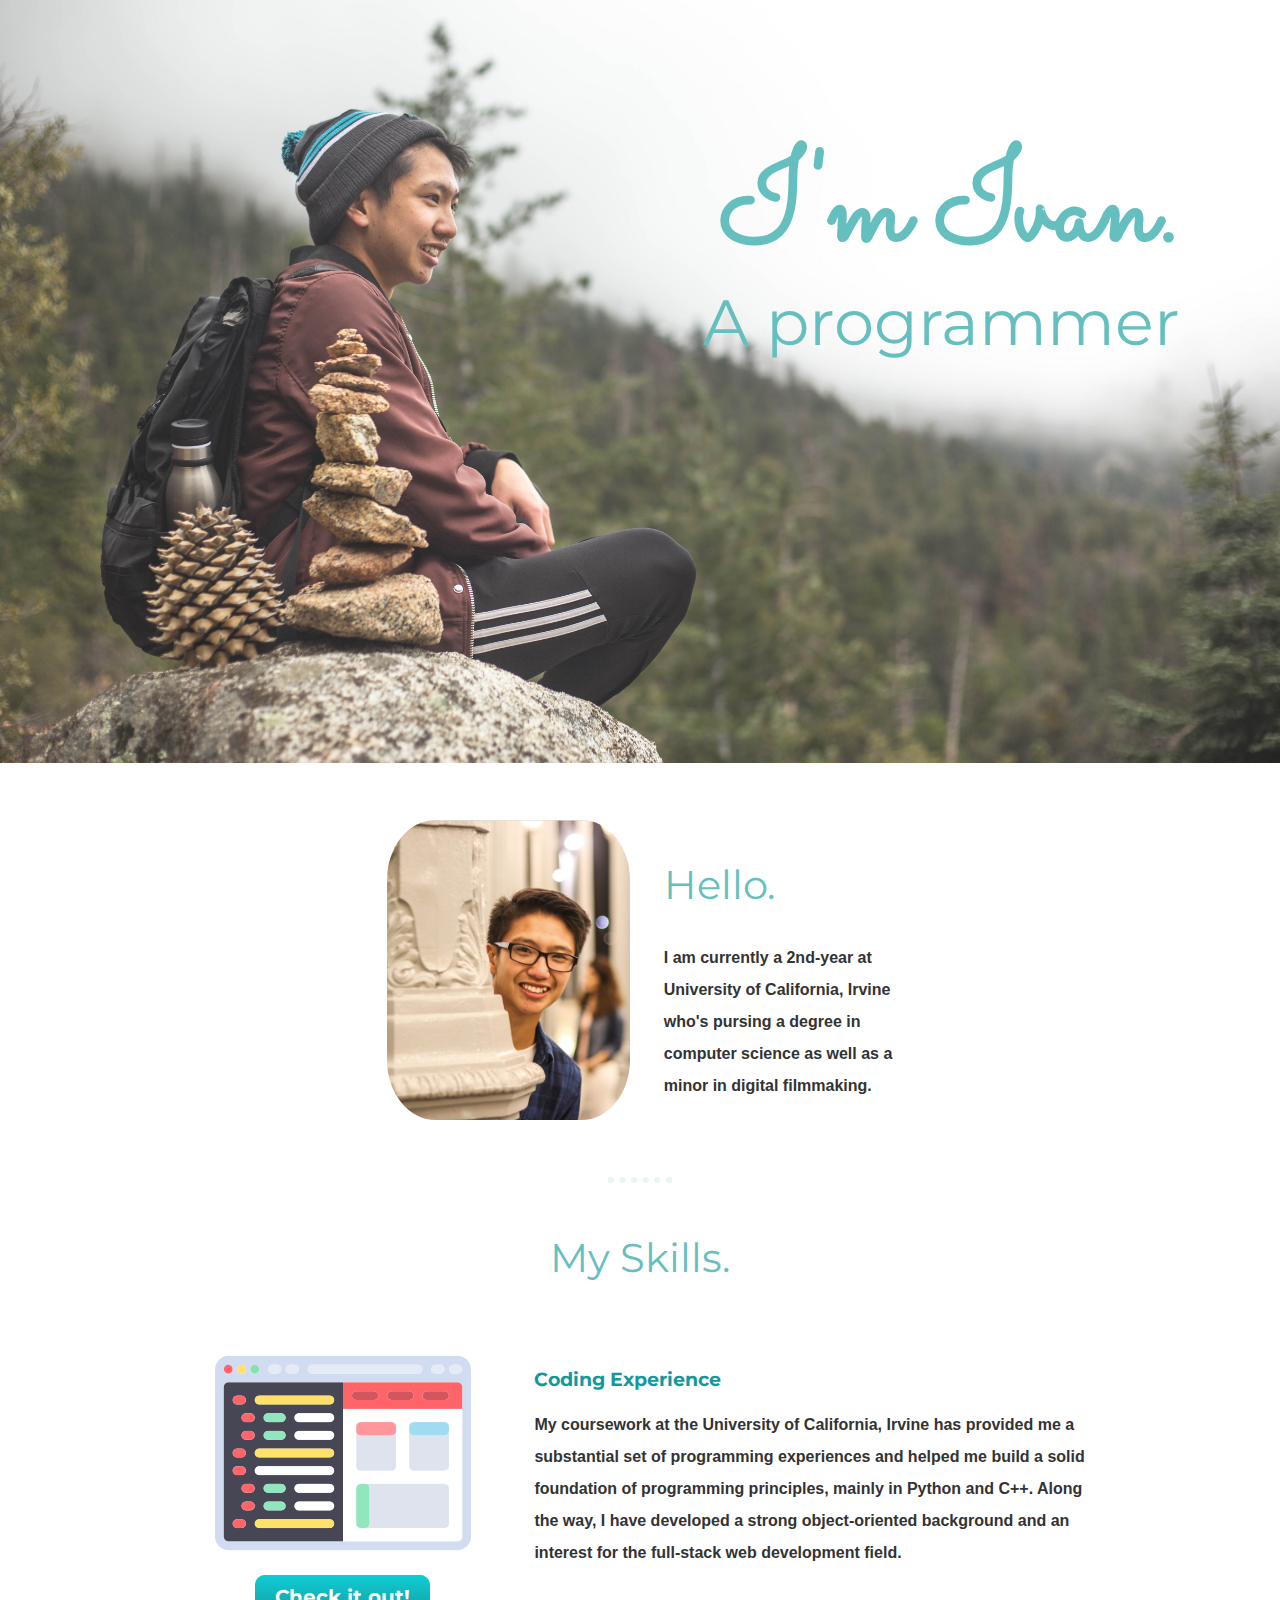
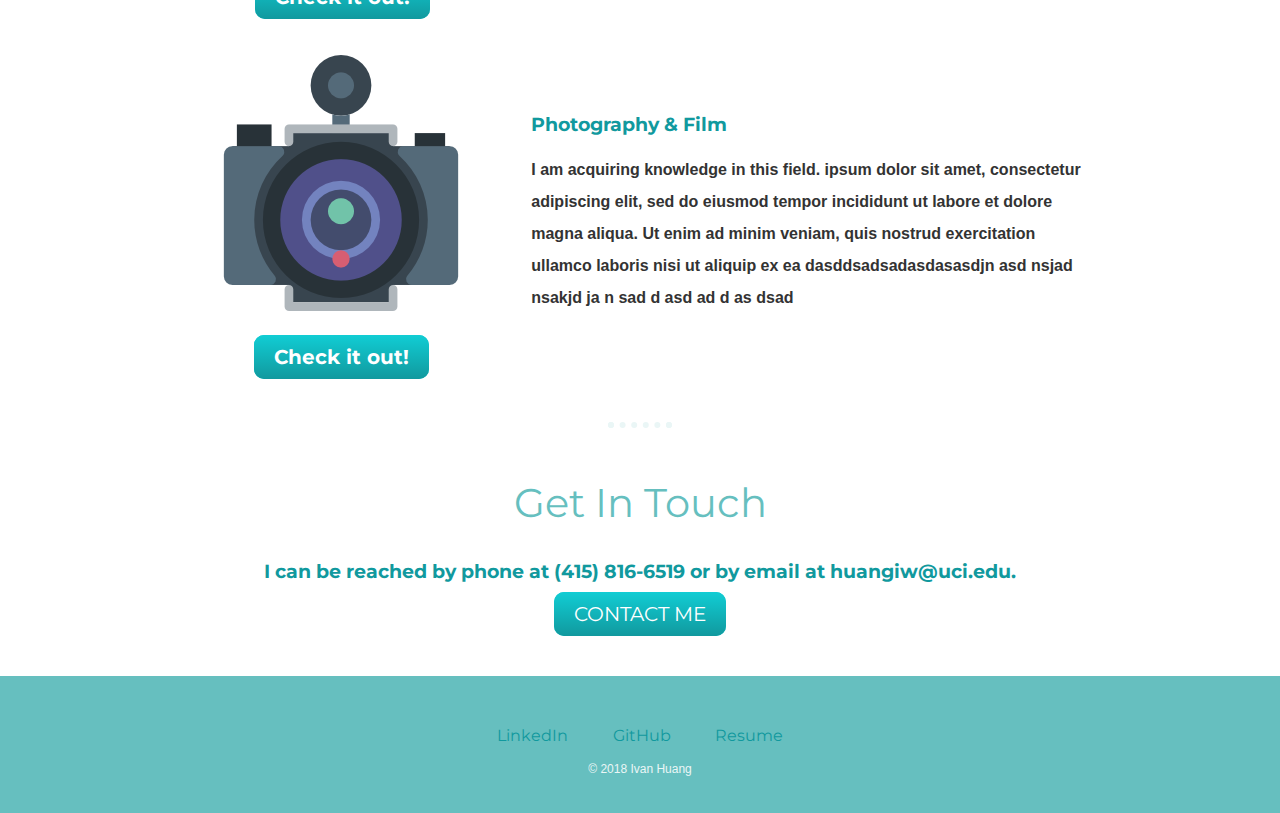
<file: index.html>
<!DOCTYPE html>
<html lang="en">

<head>
    <meta charset="UTF-8">
    <title>Ivan Huang</title>
    <link rel="stylesheet" href="css/styles.css">
    <link rel="icon" href="images/camera_favicon.ico">
    <link href="https://fonts.googleapis.com/css?family=Merriweather|Montserrat|Sacramento" rel="stylesheet">
</head>

<body>
    <!-- Top Background picture --> 
    <div class="top-container">
        <h1 class="title-description"> I'm Ivan.</h1>
        <h2 class="top-description" >A programmer</h2>
        <img class="background-pic" src="images/ivanTop2.jpg" alt="ivan-background">
    </div>
    
    <div class="middle-container">
        <div class="profile">
            <table class="profile-table">
                <tbody>
                    <th>
                        <div>
                            <img class="profile-pic" src="images/ivan_profile.png" alt="Ivan Huang Profile Pic">
                        </div>
                    </th>
                    <th>
                        <div>  
                            <h2>Hello.</h2>
                            <p class="intro">I am currently a 2nd-year at University of California, Irvine who's pursing a degree in computer science as well as a minor in digital filmmaking.</p>
                        </div>
                    </th>
                </tbody> 
            </table>
        </div>
        <hr>
        <div class="skills">
            <h2>My Skills.</h2>

            <table class="skill-table">
                <tbody>
                    <th>
                        <div class="skill-icons">
                            <img  src="images/coding.png" alt="photo-camera">
                            <!-- Icon made by https://www.freepik.com/ from www.flaticon.com--> 
                            <a class="butn" class="check-it-out" href="coding.html">Check it out!</a>
                        </div>
                    </th>
                    <th>
                        <h3>Coding Experience</h3>
                        <p>My coursework at the University of California, Irvine has provided me a substantial set of programming experiences and helped me build a solid foundation of programming principles, mainly in Python and C++. Along the way, I have developed a strong object-oriented background and an interest for the full-stack web development field. </p>
                    </th>
                </tbody>
            </table>

            <table class="skill-table">
                <tbody>
                    <th>
                        <div class="skill-icons">
                            <img class="skill-pic-in-table" src="images/photo-camera.png" alt="photo-camera">
                            <!-- Icon made by https://www.freepik.com/ from www.flaticon.com-->
                            <a class="butn" class="check-it-out" href="camera.html">Check it out!</a>
                        </div>
                    </th>
                    <th>
                        <h3>Photography & Film</h3>
                        <p>I am acquiring knowledge in this field. ipsum dolor sit amet, consectetur adipiscing elit, sed do eiusmod tempor incididunt ut labore et dolore magna aliqua. Ut enim ad minim veniam, quis nostrud exercitation ullamco laboris nisi ut aliquip ex ea dasddsadsadasdasasdjn asd nsjad nsakjd ja n sad d asd ad d as dsad </p>
                    </th>
                </tbody>
            </table>

        </div>
        <hr>
        <div class="contact-me">
            <h2>Get In Touch</h2>
            <h3>I can be reached by phone at (415) 816-6519 or by email at huangiw@uci.edu.</h3>
            <a class = "butn" href="mailto:huangiw@uci.edu">CONTACT ME</a>
        </div>
    </div>

    <!-- Footer + Contact Info --> 
    <div class="bottom-container">
    	<a class="footer-link" href="https://www.linkedin.com">LinkedIn</a>
    	<a class="footer-link" href="https://github.com/younghuangbao">GitHub</a>
    	<a class="footer-link" href="https://drive.google.com/file/d/1U6dXgGDvMsk3yQMrp9Q0W55UcZicam9e/view?usp=sharing">Resume</a>
    	<p class="copyright">&copy 2018 Ivan Huang</p>
    </div>
</body>

</html>
</file>
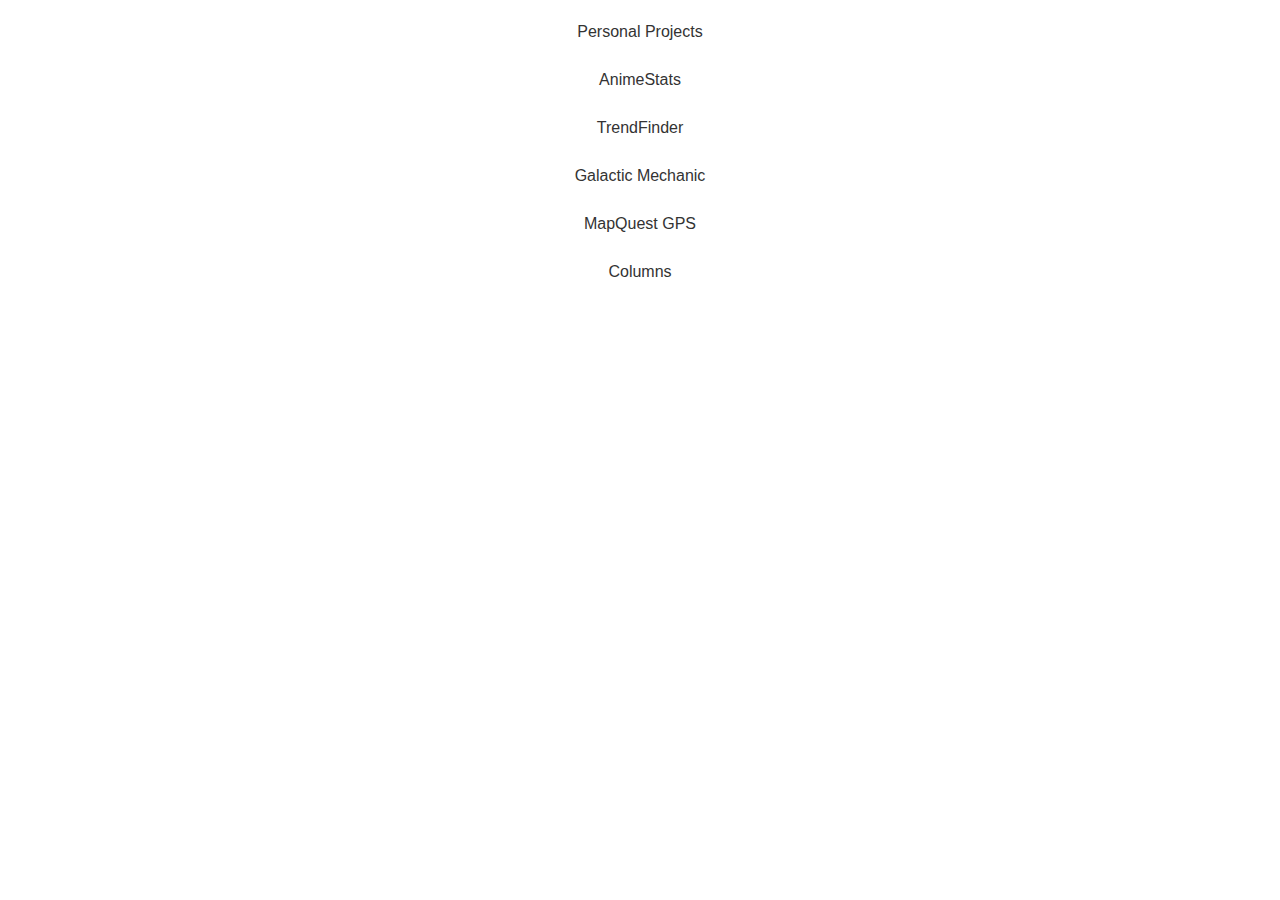
<file: coding.html>
<!DOCTYPE html>
<html lang="en">
<head>
	<meta charset="UTF-8">
	<title>Coding Experience</title>
	<link rel="stylesheet" href="css/styles.css">
	<link rel="icon" href="images/camera_favicon.ico">
</head>
<body>

<p>Personal Projects</p>

<p>AnimeStats</p>

<p>TrendFinder</p>

<p>Galactic Mechanic</p>

<p>MapQuest GPS</p>

<p>Columns</p>
	
</body>
</html>
</file>
<file: css/styles.css>
body {
	margin: 0;
	text-align: center;
	font-color: #40514E;
	/*font-family: 'Merriweather', serif;*/
	font-family: "Lato","Helvetica Neue",Helvetica,Arial,sans-serif;
	font-weight: 400;
	color: #333;
	/*background: url(../images/wood.jpg) repeat top left;*/
	/*background-color: #feffdf;*/
}

h1 {
	color: #66BFBF;
	font-family: "Sacramento", cursive;
	font-size: 600%;   /* or 5.625em */
	margin: 50px auto 0 auto;
}

h2 {
	color: #66BFBF;
	font-family: 'Montserrat', sans-serif;
	font-size: 2.5rem;
	font-weight: normal;
	/*padding-bottom: 10px ;*/
}

h3 {
	color: #11999E;
	font-family: 'Montserrat', sans-serif;
}


p {
	line-height: 2;
}

hr {
	border: dotted #EAF6F6 6px;
	border-bottom: none;
	width: 4%;
	margin: 50px auto;

}

a {
	color: #11999E;
	font-family: 'Montserrat', sans-serif;
	margin: 10px 20px;
	text-decoration: none;
}

a:hover {
	color: #EAF6F6;
}

.footer-link {
	color: #11999E;
}

.profile-table{
	text-align:left;
	width: 40%;
	margin: 40px auto 40px auto;
}

.profile-pic {
	border-radius: 20%;
	height:300px;
	margin-right: 30px;
}

.intro{
/*	width: 30%;
	margin: 0 auto;*/
}

.top-container {
    /*background-color: #E4F9F5;*/
    /*position: relative;
    padding-top: 100px;*/
    font-family: "Helvetica Neue",Helvetica,Arial,sans-serif
}

.middle-container {
	margin: 50px 0 ;
}

.bottom-container {
	background-color: #66BFBF;
	padding: 50px 0 20px;
}


.top-description{
	position: absolute;
	font-size: 4em;
	right: 100px;
	top: 230px;
}

.title-description{
	position: absolute;
	right: 100px;
	top: 70px;
	font-size: 8em;
}

.background-pic {
	/*display: block;*/
	max-width: 100%;
	max-height: 100%;
}

.skill-table{
	width: 70%;
	margin: 40px auto 40px auto;
	text-align: left;
}

.skill-table tbody{
	margin: 0;
}

.skill-icons{
	text-align: center;
	margin-right: 40px;
}

.skill-pic {
	width: 25%;
	float: left;
	margin-right: 30px;
}

.skill-pic-in-table{
	margin-bottom: 30px;
}

.check-it-out{
	display: inline-block;
}

.butn {
  background: #11cdd4;
  background-image: -webkit-linear-gradient(top, #11cdd4, #11999e);
  background-image: -moz-linear-gradient(top, #11cdd4, #11999e);
  background-image: -ms-linear-gradient(top, #11cdd4, #11999e);
  background-image: -o-linear-gradient(top, #11cdd4, #11999e);
  background-image: linear-gradient(to bottom, #11cdd4, #11999e);
  -webkit-border-radius: 10;
  -moz-border-radius: 10;
  border-radius: 10px;
  font-family: 'Montserrat', sans-serif;
  color: #ffffff;
  font-size: 20px;
  padding: 10px 20px 10px 20px;
  text-decoration: none;
}

.butn:hover {
  background: #30e3cb;
  background-image: -webkit-linear-gradient(top, #30e3cb, #2bc4ad);
  background-image: -moz-linear-gradient(top, #30e3cb, #2bc4ad);
  background-image: -ms-linear-gradient(top, #30e3cb, #2bc4ad);
  background-image: -o-linear-gradient(top, #30e3cb, #2bc4ad);
  background-image: linear-gradient(to bottom, #30e3cb, #2bc4ad);
  text-decoration: none;
}

.copyright {
	color: #EAF6F6;
	font-size: 0.75rem;
}
</file>
